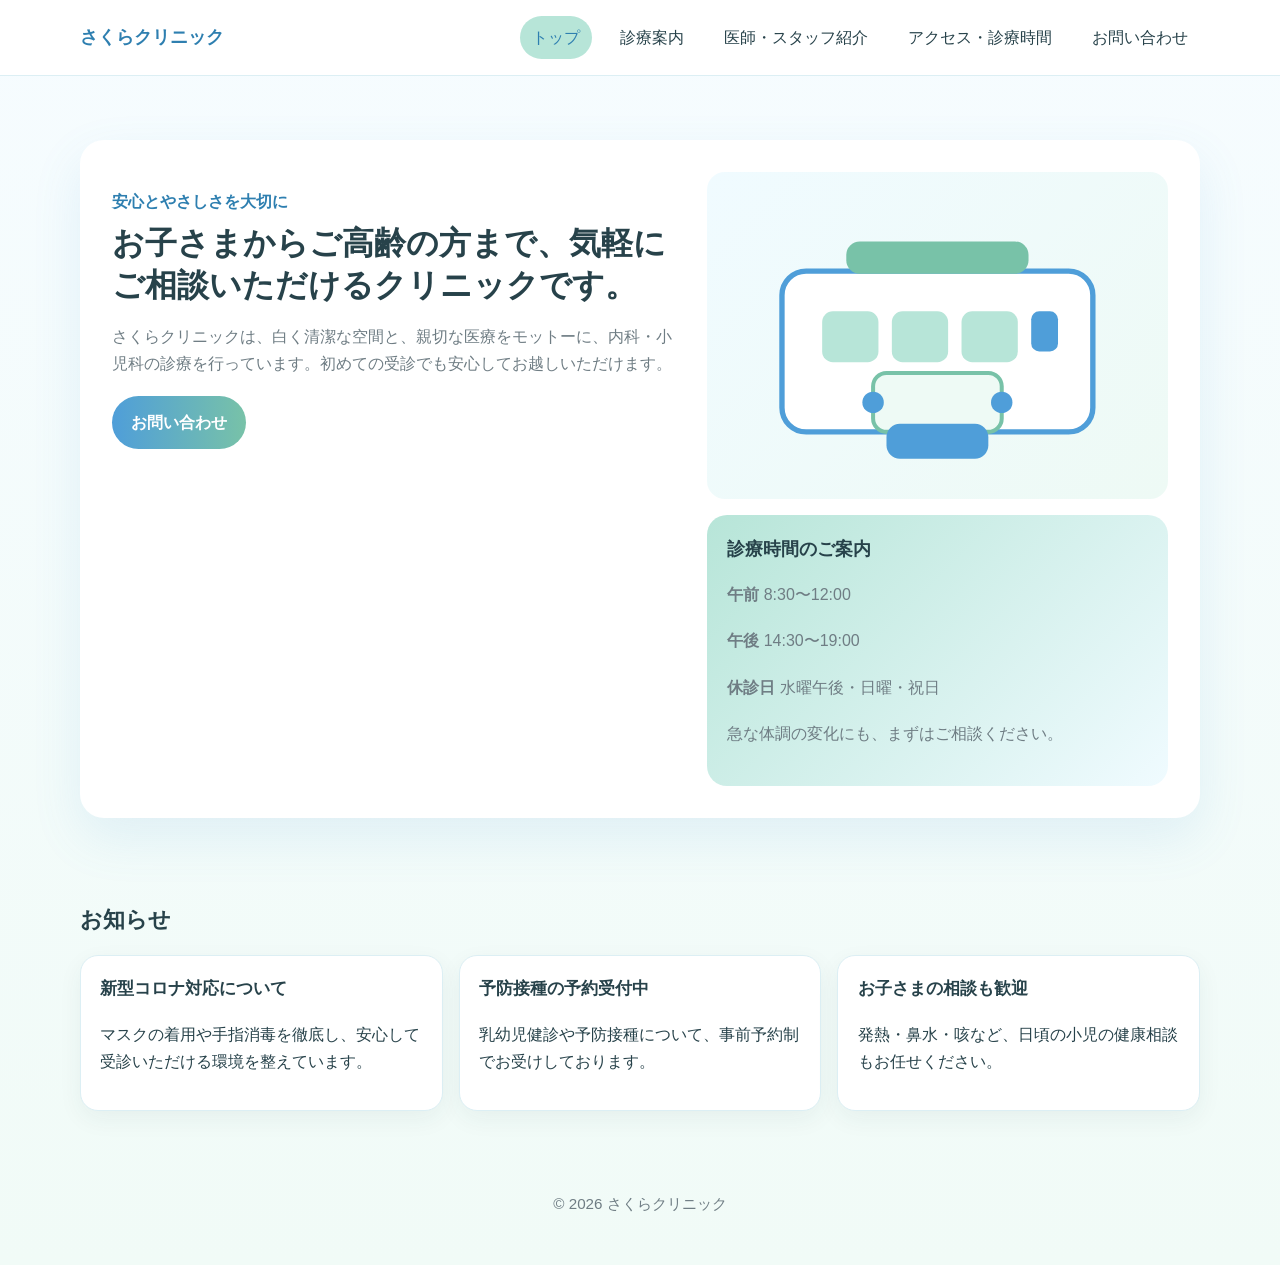
<file: index.html>
<!DOCTYPE html>
<html lang="ja">
  <head>
    <meta charset="UTF-8" />
    <meta name="viewport" content="width=device-width, initial-scale=1.0" />
    <title>さくらクリニック</title>
    <meta name="description" content="さくらクリニックの紹介サイトです。安心して受診いただける内科・小児科のクリニックです。" />
    <link rel="stylesheet" href="styles.css" />
  </head>
  <body>
    <header class="site-header">
      <div class="container header-inner">
        <a class="brand" href="index.html">さくらクリニック</a>
        <nav class="nav-links" aria-label="主要ナビゲーション">
          <a class="active" href="index.html">トップ</a>
          <a href="medical.html">診療案内</a>
          <a href="staff.html">医師・スタッフ紹介</a>
          <a href="access.html">アクセス・診療時間</a>
          <a href="contact.html">お問い合わせ</a>
        </nav>
      </div>
    </header>

    <main>
      <section class="hero">
        <div class="container hero-card">
          <div>
            <p style="color: var(--primary-dark); font-weight: 700; margin-bottom: 0.5rem;">安心とやさしさを大切に</p>
            <h1>お子さまからご高齢の方まで、気軽にご相談いただけるクリニックです。</h1>
            <p>さくらクリニックは、白く清潔な空間と、親切な医療をモットーに、内科・小児科の診療を行っています。初めての受診でも安心してお越しいただけます。</p>
            <a class="btn" href="contact.html">お問い合わせ</a>
          </div>
          <div>
            <div class="illustration-card" aria-hidden="true">
              <svg viewBox="0 0 320 220" role="img" aria-label="クリニックの外観イラスト">
                <rect x="44" y="62" width="232" height="120" rx="18" fill="#ffffff" stroke="#4f9ed9" stroke-width="4" />
                <rect x="74" y="92" width="42" height="38" rx="8" fill="#b7e5d8" />
                <rect x="126" y="92" width="42" height="38" rx="8" fill="#b7e5d8" />
                <rect x="178" y="92" width="42" height="38" rx="8" fill="#b7e5d8" />
                <rect x="230" y="92" width="20" height="30" rx="6" fill="#4f9ed9" />
                <rect x="112" y="138" width="96" height="44" rx="10" fill="#eefaf5" stroke="#78c2a8" stroke-width="3" />
                <circle cx="112" cy="160" r="8" fill="#4f9ed9" />
                <circle cx="208" cy="160" r="8" fill="#4f9ed9" />
                <rect x="92" y="40" width="136" height="24" rx="10" fill="#78c2a8" />
                <rect x="122" y="176" width="76" height="26" rx="10" fill="#4f9ed9" />
              </svg>
            </div>
            <div class="info-panel">
              <h2>診療時間のご案内</h2>
              <p><strong>午前</strong> 8:30〜12:00</p>
              <p><strong>午後</strong> 14:30〜19:00</p>
              <p><strong>休診日</strong> 水曜午後・日曜・祝日</p>
              <p>急な体調の変化にも、まずはご相談ください。</p>
            </div>
          </div>
        </div>
      </section>

      <section class="section">
        <div class="container">
          <h2 class="section-title">お知らせ</h2>
          <div class="grid-3">
            <article class="card">
              <h3>新型コロナ対応について</h3>
              <p>マスクの着用や手指消毒を徹底し、安心して受診いただける環境を整えています。</p>
            </article>
            <article class="card">
              <h3>予防接種の予約受付中</h3>
              <p>乳幼児健診や予防接種について、事前予約制でお受けしております。</p>
            </article>
            <article class="card">
              <h3>お子さまの相談も歓迎</h3>
              <p>発熱・鼻水・咳など、日頃の小児の健康相談もお任せください。</p>
            </article>
          </div>
        </div>
      </section>
    </main>

    <footer class="site-footer">
      <div class="container">© 2026 さくらクリニック</div>
    </footer>
  </body>
</html>
</file>
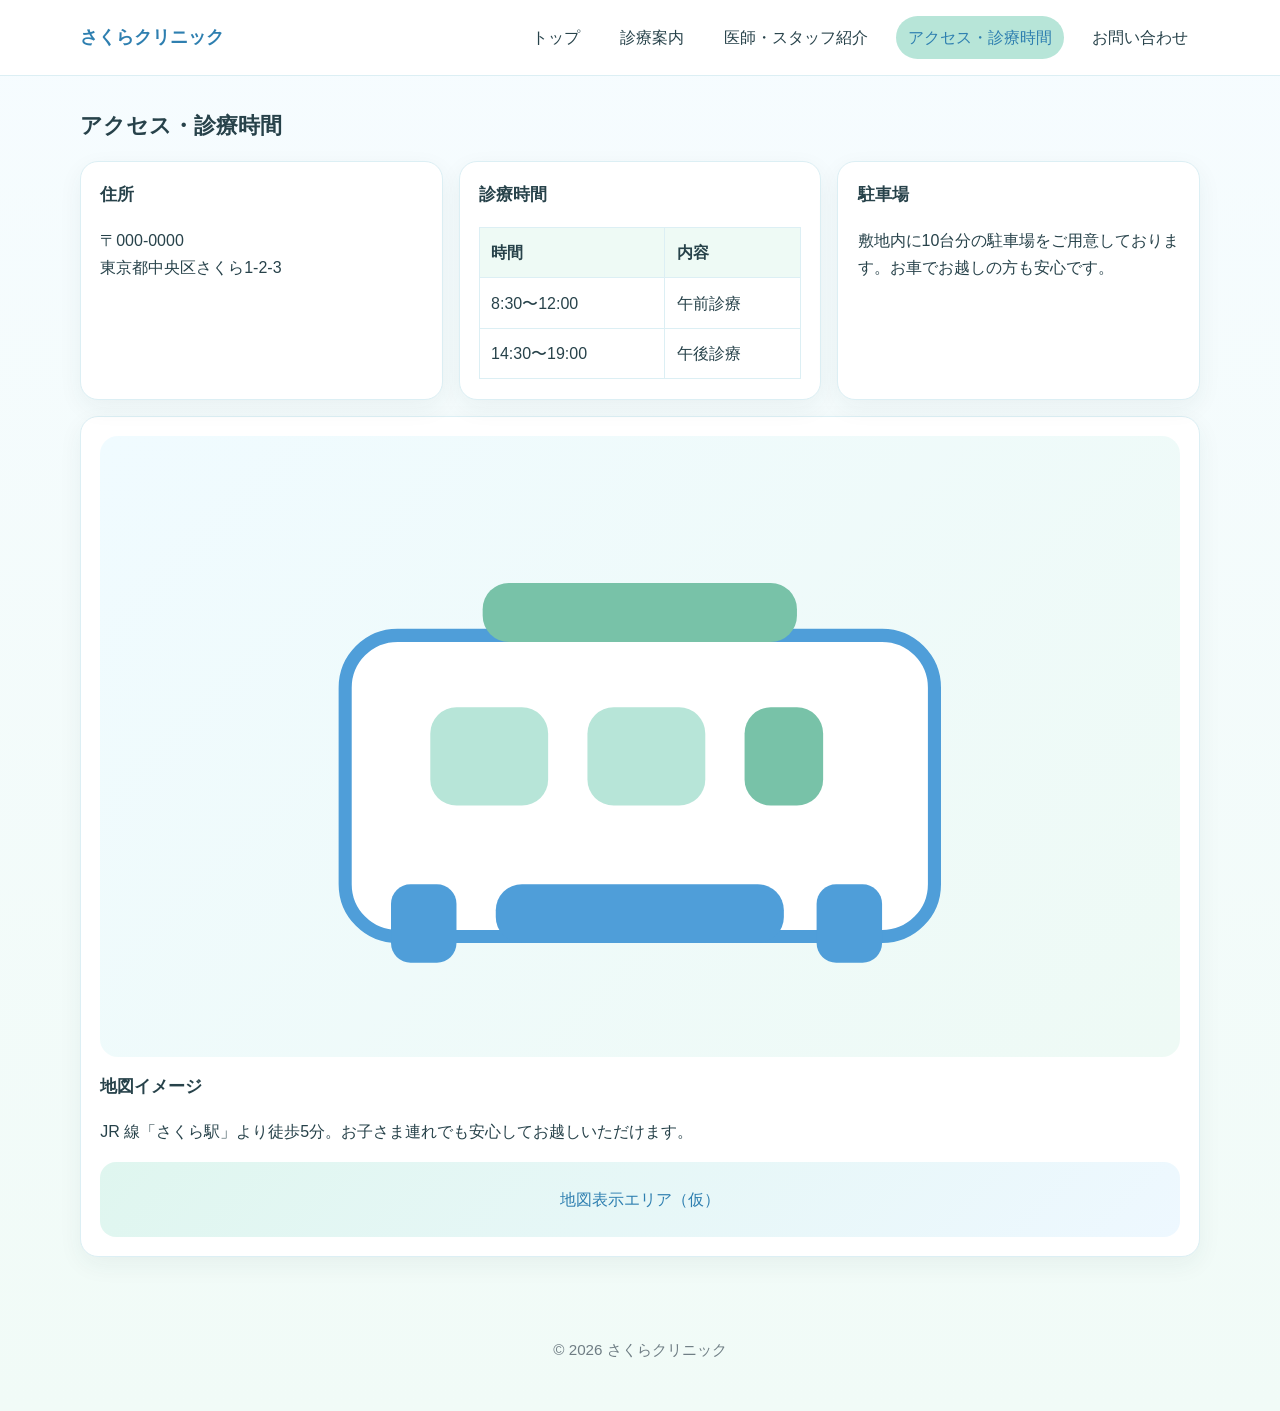
<file: access.html>
<!DOCTYPE html>
<html lang="ja">
  <head>
    <meta charset="UTF-8" />
    <meta name="viewport" content="width=device-width, initial-scale=1.0" />
    <title>アクセス・診療時間 | さくらクリニック</title>
    <link rel="stylesheet" href="styles.css" />
  </head>
  <body>
    <header class="site-header">
      <div class="container header-inner">
        <a class="brand" href="index.html">さくらクリニック</a>
        <nav class="nav-links" aria-label="主要ナビゲーション">
          <a href="index.html">トップ</a>
          <a href="medical.html">診療案内</a>
          <a href="staff.html">医師・スタッフ紹介</a>
          <a class="active" href="access.html">アクセス・診療時間</a>
          <a href="contact.html">お問い合わせ</a>
        </nav>
      </div>
    </header>

    <main class="section">
      <div class="container">
        <h1 class="section-title">アクセス・診療時間</h1>
        <div class="grid-3">
          <article class="card">
            <h3>住所</h3>
            <p>〒000-0000<br />東京都中央区さくら1-2-3</p>
          </article>
          <article class="card">
            <h3>診療時間</h3>
            <table class="table">
              <tr><th>時間</th><th>内容</th></tr>
              <tr><td>8:30〜12:00</td><td>午前診療</td></tr>
              <tr><td>14:30〜19:00</td><td>午後診療</td></tr>
            </table>
          </article>
          <article class="card">
            <h3>駐車場</h3>
            <p>敷地内に10台分の駐車場をご用意しております。お車でお越しの方も安心です。</p>
          </article>
        </div>

        <article class="card" style="margin-top: 1rem;">
          <div class="illustration-card" aria-hidden="true">
            <svg viewBox="0 0 320 180" role="img" aria-label="クリニックの外観イラスト">
              <rect x="70" y="56" width="180" height="92" rx="16" fill="#ffffff" stroke="#4f9ed9" stroke-width="4" />
              <rect x="96" y="78" width="36" height="30" rx="8" fill="#b7e5d8" />
              <rect x="144" y="78" width="36" height="30" rx="8" fill="#b7e5d8" />
              <rect x="192" y="78" width="24" height="30" rx="8" fill="#78c2a8" />
              <rect x="112" y="40" width="96" height="18" rx="8" fill="#78c2a8" />
              <rect x="116" y="132" width="88" height="18" rx="8" fill="#4f9ed9" />
              <rect x="84" y="132" width="20" height="24" rx="6" fill="#4f9ed9" />
              <rect x="214" y="132" width="20" height="24" rx="6" fill="#4f9ed9" />
            </svg>
          </div>
          <h3>地図イメージ</h3>
          <p>JR 線「さくら駅」より徒歩5分。お子さま連れでも安心してお越しいただけます。</p>
          <div style="background: linear-gradient(135deg, #dff6ef 0%, #eef8ff 100%); padding: 1.5rem; border-radius: 16px; text-align: center; color: var(--primary-dark);">地図表示エリア（仮）</div>
        </article>
      </div>
    </main>

    <footer class="site-footer">
      <div class="container">© 2026 さくらクリニック</div>
    </footer>
  </body>
</html>
</file>
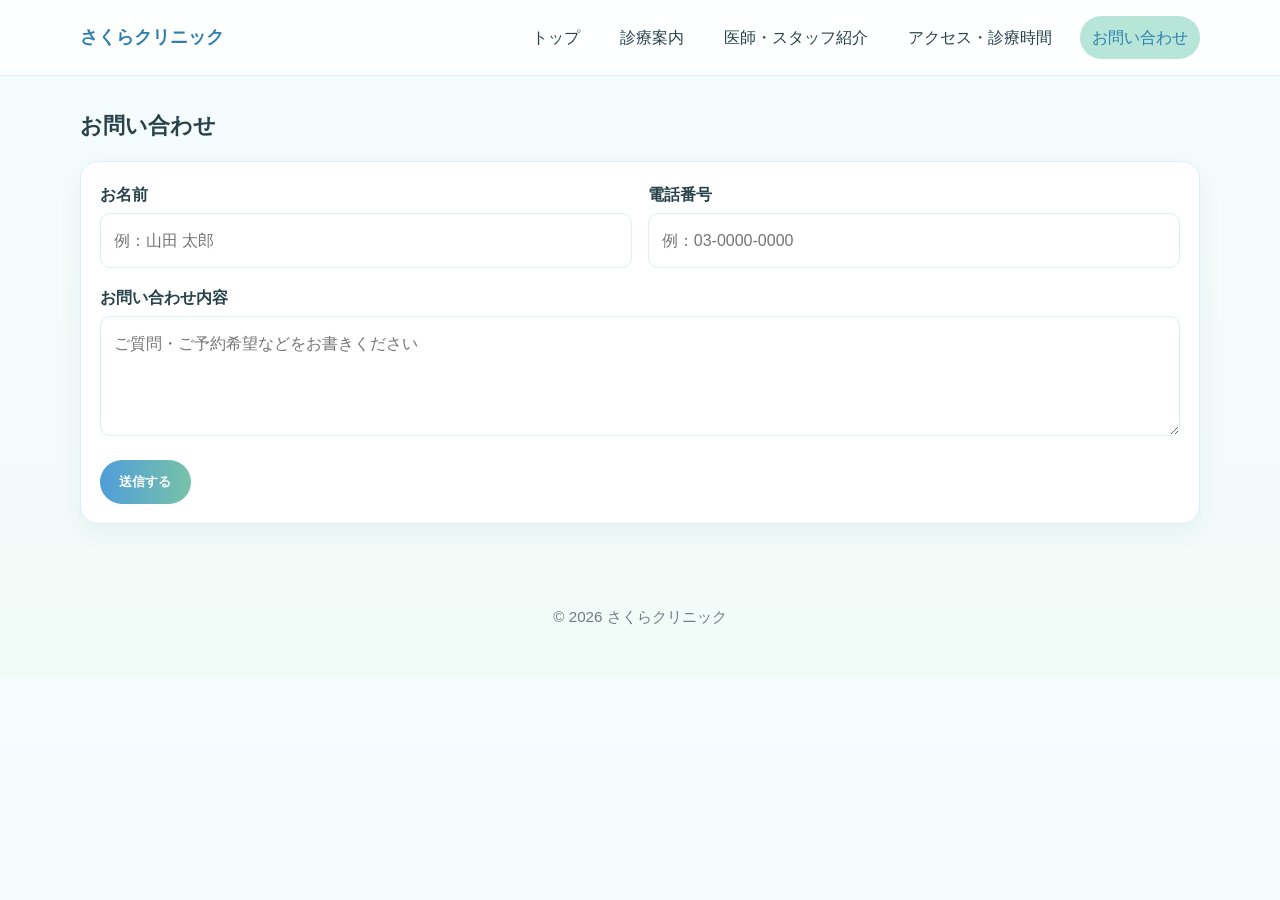
<file: contact.html>
<!DOCTYPE html>
<html lang="ja">
  <head>
    <meta charset="UTF-8" />
    <meta name="viewport" content="width=device-width, initial-scale=1.0" />
    <title>お問い合わせ | さくらクリニック</title>
    <link rel="stylesheet" href="styles.css" />
  </head>
  <body>
    <header class="site-header">
      <div class="container header-inner">
        <a class="brand" href="index.html">さくらクリニック</a>
        <nav class="nav-links" aria-label="主要ナビゲーション">
          <a href="index.html">トップ</a>
          <a href="medical.html">診療案内</a>
          <a href="staff.html">医師・スタッフ紹介</a>
          <a href="access.html">アクセス・診療時間</a>
          <a class="active" href="contact.html">お問い合わせ</a>
        </nav>
      </div>
    </header>

    <main class="section">
      <div class="container">
        <h1 class="section-title">お問い合わせ</h1>
        <article class="card">
          <form id="contact-form" action="https://formspree.io/f/mwvgwzbo" method="POST">
            <div class="form-grid">
              <div>
                <label for="name">お名前</label>
                <input id="name" name="name" type="text" placeholder="例：山田 太郎" required />
              </div>
              <div>
                <label for="tel">電話番号</label>
                <input id="tel" name="tel" type="tel" placeholder="例：03-0000-0000" required />
              </div>
              <div class="full">
                <label for="message">お問い合わせ内容</label>
                <textarea id="message" name="message" placeholder="ご質問・ご予約希望などをお書きください" required></textarea>
              </div>
            </div>
            <div id="form-status" class="status-message" role="status" aria-live="polite"></div>
            <button class="btn" type="submit" style="margin-top: 1rem; border: none; cursor: pointer;">送信する</button>
          </form>
        </article>
      </div>
    </main>

    <footer class="site-footer">
      <div class="container">© 2026 さくらクリニック</div>
    </footer>

    <script>
      const form = document.getElementById('contact-form');
      const statusMessage = document.getElementById('form-status');
      const submitButton = form.querySelector('button[type="submit"]');

      form.addEventListener('submit', async (event) => {
        event.preventDefault();

        const name = form.name.value.trim();
        const tel = form.tel.value.trim();
        const message = form.message.value.trim();

        statusMessage.textContent = '';
        statusMessage.className = 'status-message';

        if (!name || !tel || !message) {
          statusMessage.className = 'status-message error';
          statusMessage.textContent = 'お名前・電話番号・お問い合わせ内容を入力してください。';
          return;
        }

        submitButton.disabled = true;
        submitButton.textContent = '送信中...';

        try {
          const response = await fetch('https://formspree.io/f/mwvgwzbo', {
            method: 'POST',
            headers: {
              Accept: 'application/json'
            },
            body: new FormData(form)
          });

          if (response.ok) {
            statusMessage.className = 'status-message success';
            statusMessage.textContent = '送信しました。お問い合わせありがとうございます。';
            form.reset();
          } else {
            throw new Error('送信に失敗しました。');
          }
        } catch (error) {
          statusMessage.className = 'status-message error';
          statusMessage.textContent = '送信に失敗しました。時間をおいて再度お試しください。';
        } finally {
          submitButton.disabled = false;
          submitButton.textContent = '送信する';
        }
      });
    </script>
  </body>
</html>
</file>
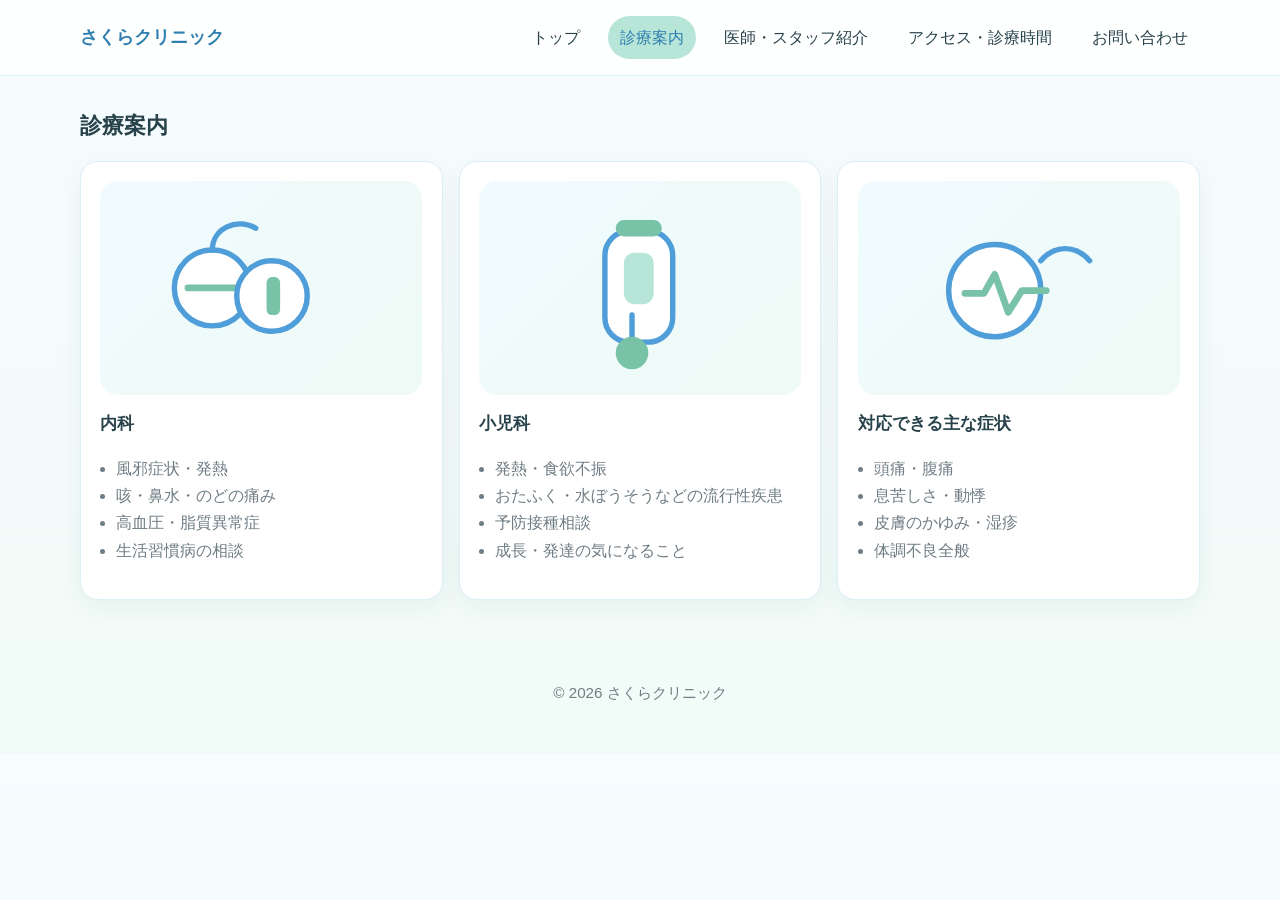
<file: medical.html>
<!DOCTYPE html>
<html lang="ja">
  <head>
    <meta charset="UTF-8" />
    <meta name="viewport" content="width=device-width, initial-scale=1.0" />
    <title>診療案内 | さくらクリニック</title>
    <link rel="stylesheet" href="styles.css" />
  </head>
  <body>
    <header class="site-header">
      <div class="container header-inner">
        <a class="brand" href="index.html">さくらクリニック</a>
        <nav class="nav-links" aria-label="主要ナビゲーション">
          <a href="index.html">トップ</a>
          <a class="active" href="medical.html">診療案内</a>
          <a href="staff.html">医師・スタッフ紹介</a>
          <a href="access.html">アクセス・診療時間</a>
          <a href="contact.html">お問い合わせ</a>
        </nav>
      </div>
    </header>

    <main class="section">
      <div class="container">
        <h1 class="section-title">診療案内</h1>

        <div class="grid-3">
          <article class="card">
            <div class="illustration-card small" aria-hidden="true">
              <svg viewBox="0 0 220 140" role="img" aria-label="聴診器のイラスト">
                <circle cx="74" cy="70" r="28" fill="#ffffff" stroke="#4f9ed9" stroke-width="4" />
                <path d="M56 70h36" stroke="#78c2a8" stroke-width="5" stroke-linecap="round" />
                <path d="M74 42c0-16 18-24 32-16" stroke="#4f9ed9" stroke-width="4" fill="none" stroke-linecap="round" />
                <circle cx="118" cy="76" r="26" fill="#ffffff" stroke="#4f9ed9" stroke-width="4" />
                <rect x="114" y="62" width="10" height="28" rx="4" fill="#78c2a8" />
              </svg>
            </div>
            <h3>内科</h3>
            <ul class="list">
              <li>風邪症状・発熱</li>
              <li>咳・鼻水・のどの痛み</li>
              <li>高血圧・脂質異常症</li>
              <li>生活習慣病の相談</li>
            </ul>
          </article>
          <article class="card">
            <div class="illustration-card small" aria-hidden="true">
              <svg viewBox="0 0 220 140" role="img" aria-label="体温計のイラスト">
                <rect x="84" y="28" width="50" height="82" rx="18" fill="#ffffff" stroke="#4f9ed9" stroke-width="4" />
                <rect x="98" y="44" width="22" height="38" rx="8" fill="#b7e5d8" />
                <rect x="92" y="20" width="34" height="12" rx="6" fill="#78c2a8" />
                <path d="M104 90v24" stroke="#4f9ed9" stroke-width="4" stroke-linecap="round" />
                <circle cx="104" cy="118" r="12" fill="#78c2a8" />
              </svg>
            </div>
            <h3>小児科</h3>
            <ul class="list">
              <li>発熱・食欲不振</li>
              <li>おたふく・水ぼうそうなどの流行性疾患</li>
              <li>予防接種相談</li>
              <li>成長・発達の気になること</li>
            </ul>
          </article>
          <article class="card">
            <div class="illustration-card small" aria-hidden="true">
              <svg viewBox="0 0 220 140" role="img" aria-label="心拍のイラスト">
                <circle cx="92" cy="72" r="34" fill="#ffffff" stroke="#4f9ed9" stroke-width="4" />
                <path d="M70 74h14l8-14 10 28 10-16h18" stroke="#78c2a8" stroke-width="5" stroke-linecap="round" stroke-linejoin="round" fill="none" />
                <path d="M126 50c10-12 26-12 36 0" stroke="#4f9ed9" stroke-width="4" fill="none" stroke-linecap="round" />
              </svg>
            </div>
            <h3>対応できる主な症状</h3>
            <ul class="list">
              <li>頭痛・腹痛</li>
              <li>息苦しさ・動悸</li>
              <li>皮膚のかゆみ・湿疹</li>
              <li>体調不良全般</li>
            </ul>
          </article>
        </div>
      </div>
    </main>

    <footer class="site-footer">
      <div class="container">© 2026 さくらクリニック</div>
    </footer>
  </body>
</html>
</file>
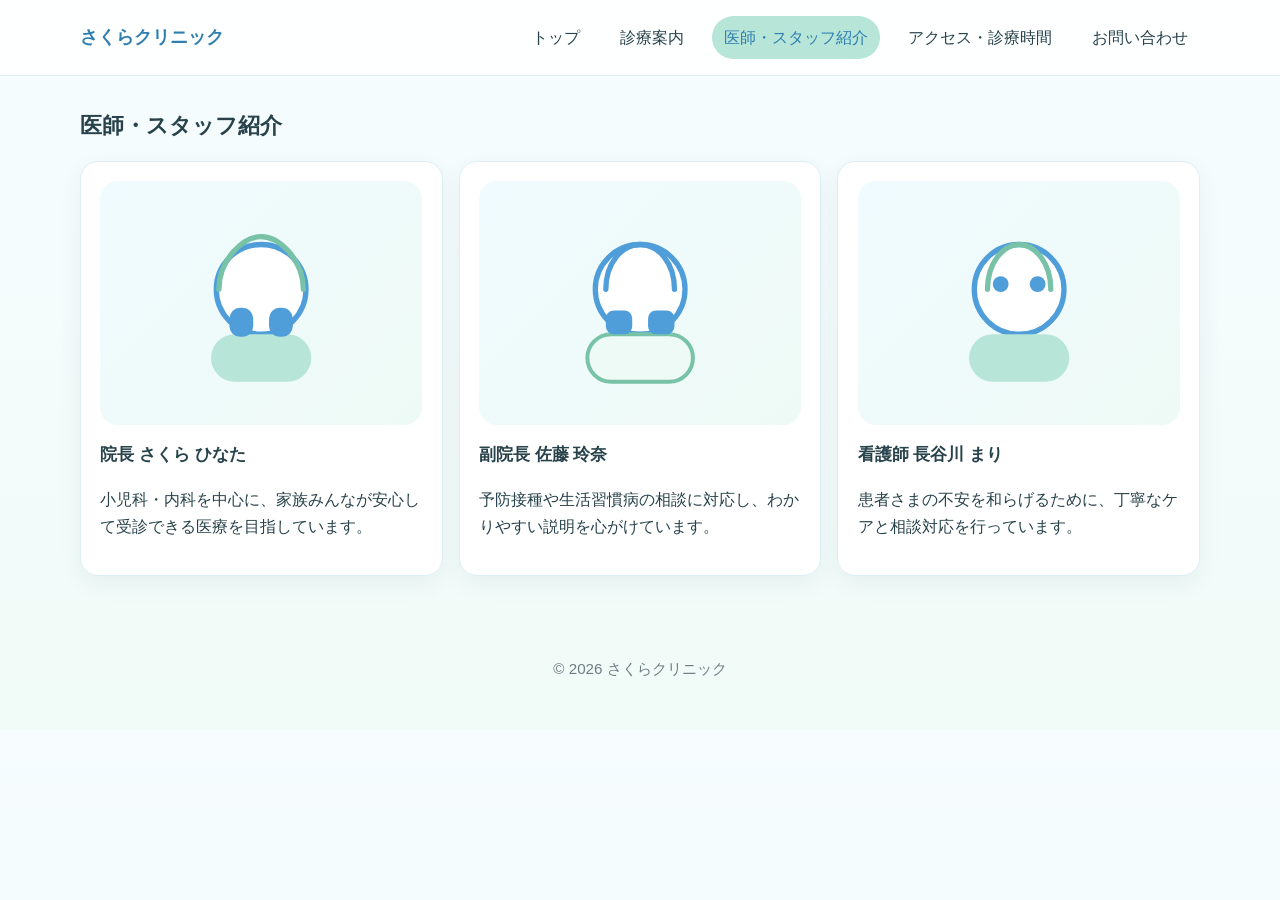
<file: staff.html>
<!DOCTYPE html>
<html lang="ja">
  <head>
    <meta charset="UTF-8" />
    <meta name="viewport" content="width=device-width, initial-scale=1.0" />
    <title>医師・スタッフ紹介 | さくらクリニック</title>
    <link rel="stylesheet" href="styles.css" />
  </head>
  <body>
    <header class="site-header">
      <div class="container header-inner">
        <a class="brand" href="index.html">さくらクリニック</a>
        <nav class="nav-links" aria-label="主要ナビゲーション">
          <a href="index.html">トップ</a>
          <a href="medical.html">診療案内</a>
          <a class="active" href="staff.html">医師・スタッフ紹介</a>
          <a href="access.html">アクセス・診療時間</a>
          <a href="contact.html">お問い合わせ</a>
        </nav>
      </div>
    </header>

    <main class="section">
      <div class="container">
        <h1 class="section-title">医師・スタッフ紹介</h1>
        <div class="grid-3">
          <article class="card">
            <div class="illustration-card" aria-hidden="true">
              <svg viewBox="0 0 220 160" role="img" aria-label="院長のイラスト">
                <circle cx="110" cy="70" r="34" fill="#ffffff" stroke="#4f9ed9" stroke-width="4" />
                <path d="M78 70c0-22 18-40 32-40s32 18 32 40" stroke="#78c2a8" stroke-width="4" fill="none" stroke-linecap="round" />
                <rect x="72" y="104" width="76" height="36" rx="18" fill="#b7e5d8" />
                <rect x="86" y="84" width="18" height="22" rx="8" fill="#4f9ed9" />
                <rect x="116" y="84" width="18" height="22" rx="8" fill="#4f9ed9" />
              </svg>
            </div>
            <h3>院長 さくら ひなた</h3>
            <p>小児科・内科を中心に、家族みんなが安心して受診できる医療を目指しています。</p>
          </article>
          <article class="card">
            <div class="illustration-card" aria-hidden="true">
              <svg viewBox="0 0 220 160" role="img" aria-label="副院長のイラスト">
                <circle cx="110" cy="70" r="34" fill="#ffffff" stroke="#4f9ed9" stroke-width="4" />
                <path d="M84 70c0-20 12-34 26-34s26 14 26 34" stroke="#4f9ed9" stroke-width="4" fill="none" stroke-linecap="round" />
                <rect x="70" y="104" width="80" height="36" rx="18" fill="#eefaf5" stroke="#78c2a8" stroke-width="3" />
                <rect x="84" y="86" width="20" height="18" rx="6" fill="#4f9ed9" />
                <rect x="116" y="86" width="20" height="18" rx="6" fill="#4f9ed9" />
              </svg>
            </div>
            <h3>副院長 佐藤 玲奈</h3>
            <p>予防接種や生活習慣病の相談に対応し、わかりやすい説明を心がけています。</p>
          </article>
          <article class="card">
            <div class="illustration-card" aria-hidden="true">
              <svg viewBox="0 0 220 160" role="img" aria-label="看護師のイラスト">
                <circle cx="110" cy="70" r="34" fill="#ffffff" stroke="#4f9ed9" stroke-width="4" />
                <path d="M86 70c0-20 12-34 24-34 12 0 24 14 24 34" stroke="#78c2a8" stroke-width="4" fill="none" stroke-linecap="round" />
                <rect x="72" y="104" width="76" height="36" rx="18" fill="#b7e5d8" />
                <circle cx="96" cy="66" r="6" fill="#4f9ed9" />
                <circle cx="124" cy="66" r="6" fill="#4f9ed9" />
              </svg>
            </div>
            <h3>看護師 長谷川 まり</h3>
            <p>患者さまの不安を和らげるために、丁寧なケアと相談対応を行っています。</p>
          </article>
        </div>
      </div>
    </main>

    <footer class="site-footer">
      <div class="container">© 2026 さくらクリニック</div>
    </footer>
  </body>
</html>
</file>
<file: styles.css>
:root {
  --primary: #4f9ed9;
  --primary-dark: #2e7fb0;
  --accent: #b7e5d8;
  --accent-strong: #78c2a8;
  --text: #27424a;
  --muted: #6f7d84;
  --bg: #f8fcff;
  --white: #ffffff;
  --border: #dceff4;
}

* {
  box-sizing: border-box;
}

body {
  margin: 0;
  font-family: "Hiragino Sans", "Yu Gothic", "Meiryo", sans-serif;
  color: var(--text);
  background: linear-gradient(180deg, #f6fcff 0%, #f1fbf7 100%);
  line-height: 1.7;
}

a {
  color: inherit;
  text-decoration: none;
}

img {
  max-width: 100%;
  display: block;
}

.container {
  width: min(1120px, calc(100% - 2rem));
  margin: 0 auto;
}

.site-header {
  background: rgba(255, 255, 255, 0.95);
  border-bottom: 1px solid var(--border);
  position: sticky;
  top: 0;
  z-index: 10;
}

.header-inner {
  display: flex;
  justify-content: space-between;
  align-items: center;
  padding: 1rem 0;
}

.brand {
  font-size: 1.1rem;
  font-weight: 700;
  color: var(--primary-dark);
}

.nav-links {
  display: flex;
  gap: 1rem;
  flex-wrap: wrap;
}

.nav-links a {
  padding: 0.5rem 0.75rem;
  border-radius: 999px;
  transition: background 0.2s ease;
}

.nav-links a:hover,
.nav-links a.active {
  background: var(--accent);
  color: var(--primary-dark);
}

.hero {
  padding: 4rem 0 3rem;
}

.hero-card {
  display: grid;
  grid-template-columns: 1.1fr 0.9fr;
  gap: 2rem;
  background: var(--white);
  border-radius: 24px;
  padding: 2rem;
  box-shadow: 0 20px 50px rgba(79, 158, 217, 0.12);
}

.illustration-card {
  display: flex;
  justify-content: center;
  align-items: center;
  background: linear-gradient(135deg, #f0fbff 0%, #eefaf5 100%);
  border-radius: 18px;
  padding: 1rem;
  margin-bottom: 1rem;
}

.illustration-card svg {
  width: 100%;
  height: auto;
}

.illustration-card.small {
  padding: 0.75rem;
  margin-bottom: 0.9rem;
}

.hero h1 {
  font-size: clamp(1.8rem, 2.5vw, 2.6rem);
  margin: 0 0 1rem;
  line-height: 1.3;
}

.hero p {
  color: var(--muted);
  margin-bottom: 1.2rem;
}

.btn {
  display: inline-block;
  padding: 0.8rem 1.2rem;
  border-radius: 999px;
  background: linear-gradient(90deg, var(--primary) 0%, var(--accent-strong) 100%);
  color: var(--white);
  font-weight: 600;
}

.info-panel {
  background: linear-gradient(135deg, var(--accent) 0%, #f0fbff 100%);
  border-radius: 20px;
  padding: 1.25rem;
}

.info-panel h2 {
  margin-top: 0;
  font-size: 1.1rem;
}

.section {
  padding: 1rem 0 3rem;
}

.section-title {
  font-size: 1.4rem;
  margin-bottom: 1rem;
}

.grid-3 {
  display: grid;
  grid-template-columns: repeat(3, minmax(0, 1fr));
  gap: 1rem;
}

.card {
  background: var(--white);
  border: 1px solid var(--border);
  border-radius: 18px;
  padding: 1.2rem;
  box-shadow: 0 8px 25px rgba(39, 66, 74, 0.06);
}

.card h3 {
  margin-top: 0;
  font-size: 1.05rem;
}

.list {
  padding-left: 1rem;
  color: var(--muted);
}

.table {
  width: 100%;
  border-collapse: collapse;
}

.table th,
.table td {
  border: 1px solid var(--border);
  padding: 0.7rem;
  text-align: left;
}

.table th {
  background: #eefaf5;
}

.form-grid {
  display: grid;
  grid-template-columns: repeat(2, minmax(0, 1fr));
  gap: 1rem;
}

label {
  display: block;
  margin-bottom: 0.3rem;
  font-weight: 600;
}

input,
textarea,
select {
  width: 100%;
  padding: 0.8rem;
  border: 1px solid var(--border);
  border-radius: 10px;
  font: inherit;
  background: var(--white);
}

textarea {
  min-height: 120px;
}

.full {
  grid-column: 1 / -1;
}

.status-message {
  margin-top: 1rem;
  padding: 0.8rem 1rem;
  border-radius: 10px;
  font-weight: 600;
  display: none;
}

.status-message.success {
  display: block;
  background: #eefaf5;
  color: #246b4a;
}

.status-message.error {
  display: block;
  background: #fff0f0;
  color: #b33b3b;
}

button:disabled {
  opacity: 0.7;
  cursor: wait;
}

.site-footer {
  padding: 2rem 0 3rem;
  color: var(--muted);
  text-align: center;
  font-size: 0.95rem;
}

@media (max-width: 768px) {
  .hero-card,
  .grid-3,
  .form-grid {
    grid-template-columns: 1fr;
  }

  .header-inner {
    flex-direction: column;
    align-items: flex-start;
    gap: 0.75rem;
  }

  .nav-links {
    gap: 0.5rem;
  }
}
</file>
